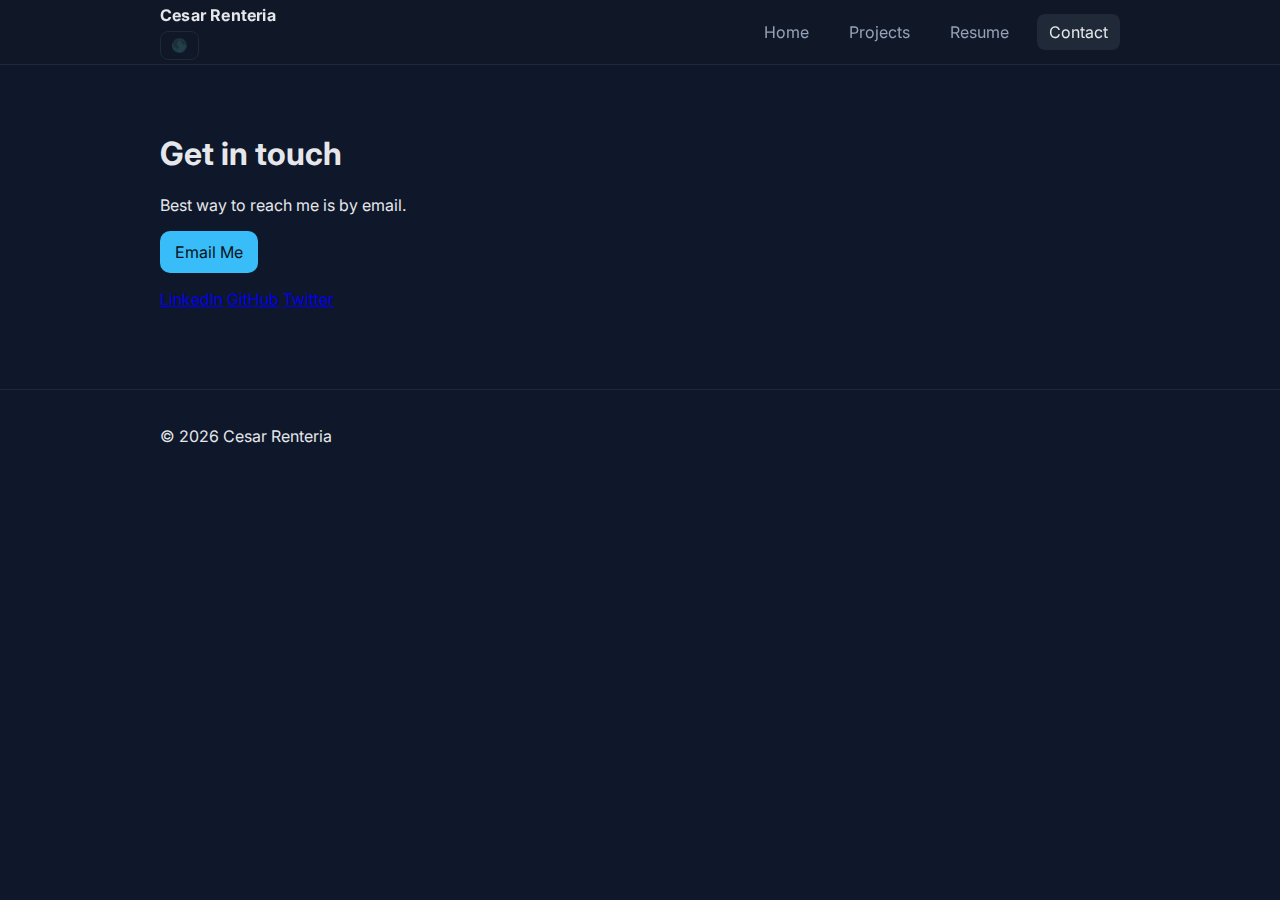
<file: contact.html>
<!doctype html>
<html lang="en">
<head>
  <meta charset="utf-8" />
  <meta name="viewport" content="width=device-width, initial-scale=1" />
  <title>Contact • Cesar Renteria</title>
  <link href="https://fonts.googleapis.com/css2?family=Inter:wght@400;600;700&display=swap" rel="stylesheet">
  <link rel="stylesheet" href="./css/styles.css" />
</head>
<body>
  <header class="site-header">
    <div class="container header-inner">
      <div class="brand">
        <a class="logo" href="./index.html">Cesar Renteria</a>
        <button class="theme-toggle" aria-label="Toggle theme" title="Toggle theme">Theme 🌑</button>
      </div>
      <nav class="nav">
        <button class="nav-toggle" aria-label="Toggle navigation">☰</button>
        <ul class="nav-list">
          <li><a href="./index.html">Home</a></li>
          <li><a href="./projects.html">Projects</a></li>
          <li><a href="./resume.html">Resume</a></li>
          <li><a class="active" href="./contact.html">Contact</a></li>
        </ul>
      </nav>
    </div>
  </header>

  <main class="section">
    <div class="container">
      <h1>Get in touch</h1>
      <p>Best way to reach me is by email.</p>
      <p><a class="btn primary" href="mailto:cesrenteria@gmail.com">Email Me</a></p>
      <div class="links">
        <a href="https://www.linkedin.com/in/cesar-renteria-a609a6249/" target="_blank" rel="noopener">LinkedIn</a>
        <a href="#" target="_blank" rel="noopener">GitHub</a>
        <a href="#" target="_blank" rel="noopener">Twitter</a>
      </div>
    </div>
  </main>

  <footer class="site-footer">
    <div class="container">
      <p>© <span id="year"></span> Cesar Renteria</p>
    </div>
  </footer>

  <script src="./js/main.js"></script>
</body>
</html>
</file>
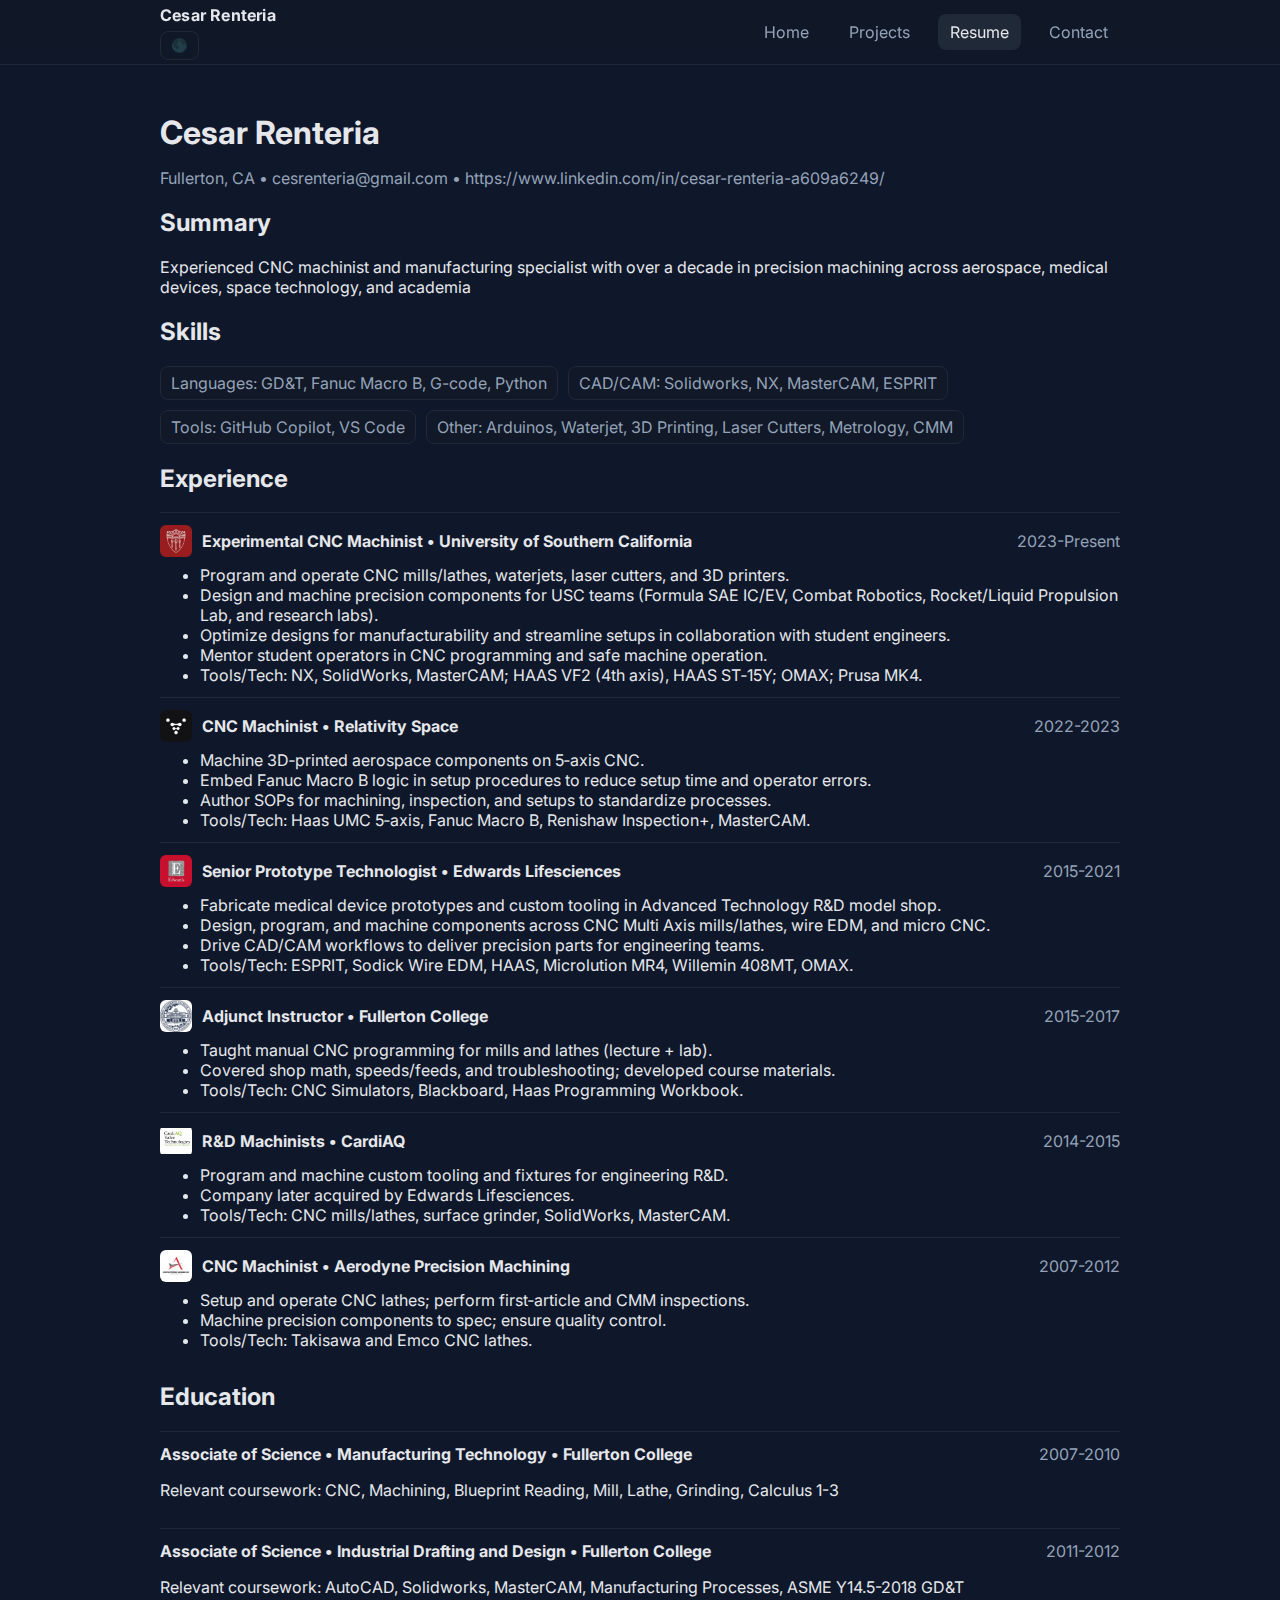
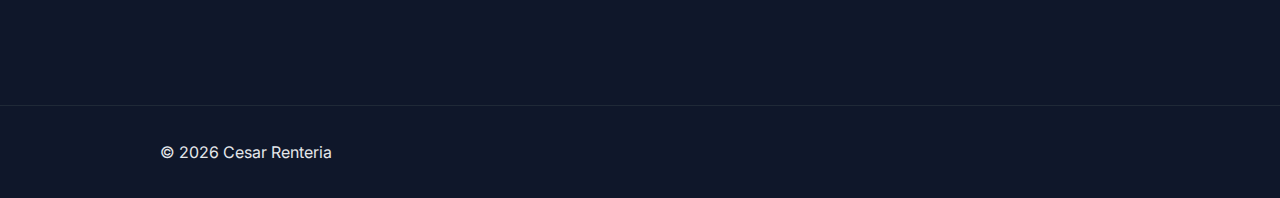
<file: resume.html>
<!doctype html>
<html lang="en">
<head>
  <meta charset="utf-8" />
  <meta name="viewport" content="width=device-width, initial-scale=1" />
  <title>Resume • Cesar Renteria</title>
  <link href="https://fonts.googleapis.com/css2?family=Inter:wght@400;600;700&display=swap" rel="stylesheet">
  <link rel="stylesheet" href="./css/styles.css" />
</head>
<body>
  <header class="site-header">
    <div class="container header-inner">
        <div class="brand">
          <a class="logo" href="./index.html">Cesar Renteria</a>
          <button class="theme-toggle" aria-label="Toggle theme" title="Toggle theme">🌑</button>
        </div>
        <nav class="nav">
        <button class="nav-toggle" aria-label="Toggle navigation">☰</button>
        <ul class="nav-list">
          <li><a href="./index.html">Home</a></li>
          <li><a href="./projects.html">Projects</a></li>
          <li><a class="active" href="./resume.html">Resume</a></li>
          <li><a href="./contact.html">Contact</a></li>
        </ul>
      </nav>
    </div>
  </header>

  <main class="section">
    <div class="container resume">
      <h1>Cesar Renteria</h1>
        <div class="profile-actions">
          <!-- Removed the content-area button -->
        </div>
      <p class="lead">Fullerton, CA • cesrenteria@gmail.com • https://www.linkedin.com/in/cesar-renteria-a609a6249/</p>

      <h2>Summary</h2>
      <p> Experienced CNC machinist and manufacturing specialist with over a decade in precision machining across aerospace, medical devices, space technology, and academia </p>

      <h2>Skills</h2>
      <ul class="skills">
        <li>Languages: GD&T, Fanuc Macro B, G-code, Python</li>
        <li>CAD/CAM: Solidworks, NX, MasterCAM, ESPRIT</li>
        <li>Tools: GitHub Copilot, VS Code</li>
        <li>Other: Arduinos, Waterjet, 3D Printing, Laser Cutters, Metrology, CMM</li>
      </ul>

      <h2>Experience</h2>
      <div class="resume-item">
        <div class="title-row experience">
          <div class="role">
            <img class="company-logo" src="./images/logos/USC_logo.png" alt="USC logo" loading="lazy" onerror="this.style.display='none'">
            <strong>Experimental CNC Machinist • University of Southern California</strong>
          </div>
          <span>2023-Present</span>
        </div>
        <ul>
          <li>Program and operate CNC mills/lathes, waterjets, laser cutters, and 3D printers.</li>
          <li>Design and machine precision components for USC teams (Formula SAE IC/EV, Combat Robotics, Rocket/Liquid Propulsion Lab, and research labs).</li>
          <li>Optimize designs for manufacturability and streamline setups in collaboration with student engineers.</li>
          <li>Mentor student operators in CNC programming and safe machine operation.</li>
          <li>Tools/Tech: NX, SolidWorks, MasterCAM; HAAS VF2 (4th axis), HAAS ST‑15Y; OMAX; Prusa MK4.</li>
        </ul>
      </div>
      <div class="resume-item">
        <div class="title-row experience">
          <div class="role">
            <img class="company-logo" src="./images/logos/relativity_logo.png" alt="Relativity Space logo" loading="lazy" onerror="this.style.display='none'">
            <strong>CNC Machinist • Relativity Space</strong>
          </div>
          <span>2022-2023</span>
        </div>
        <ul>
          <li>Machine 3D‑printed aerospace components on 5‑axis CNC.</li>
          <li>Embed Fanuc Macro B logic in setup procedures to reduce setup time and operator errors.</li>
          <li>Author SOPs for machining, inspection, and setups to standardize processes.</li>
          <li>Tools/Tech: Haas UMC 5‑axis, Fanuc Macro B, Renishaw Inspection+, MasterCAM.</li>
        </ul>
      </div>
      <div class="resume-item">
        <div class="title-row experience">
          <div class="role">
            <img class="company-logo" src="./images/logos/edwards_lifesciences_logo.png" alt="Edwards Lifesciences logo" loading="lazy" onerror="this.style.display='none'">
            <strong>Senior Prototype Technologist • Edwards Lifesciences</strong>
          </div>
          <span>2015-2021</span>
        </div>
        <ul>
          <li>Fabricate medical device prototypes and custom tooling in Advanced Technology R&D model shop.</li>
          <li>Design, program, and machine components across CNC Multi Axis mills/lathes, wire EDM, and micro CNC.</li>
          <li>Drive CAD/CAM workflows to deliver precision parts for engineering teams.</li>
          <li>Tools/Tech: ESPRIT, Sodick Wire EDM, HAAS, Microlution MR4, Willemin 408MT, OMAX.</li>
        </ul>
      </div>
      <div class="resume-item">
        <div class="title-row experience">
          <div class="role">
            <img class="company-logo" src="./images/logos/fullerton_logo.png" alt="Fullerton College logo" loading="lazy" onerror="this.style.display='none'">
            <strong>Adjunct Instructor • Fullerton College</strong>
          </div>
          <span>2015-2017</span>
        </div>
        <ul>
          <li>Taught manual CNC programming for mills and lathes (lecture + lab).</li>
          <li>Covered shop math, speeds/feeds, and troubleshooting; developed course materials.</li>
          <li>Tools/Tech: CNC Simulators, Blackboard, Haas Programming Workbook.</li>
        </ul>
      </div>
      <div class="resume-item">
        <div class="title-row experience">
          <div class="role">
            <img class="company-logo" src="./images/logos/cardiaq_logo.png" alt="CardiAQ logo" loading="lazy" onerror="this.style.display='none'">
            <strong>R&D Machinists • CardiAQ</strong>
          </div>
          <span>2014-2015</span>
        </div>
        <ul>
          <li>Program and machine custom tooling and fixtures for engineering R&D.</li>
          <li>Company later acquired by Edwards Lifesciences.</li>
          <li>Tools/Tech: CNC mills/lathes, surface grinder, SolidWorks, MasterCAM.</li>
        </ul>
      </div>
      <div class="resume-item">
        <div class="title-row experience">
          <div class="role">
            <img class="company-logo" src="./images/logos/aerodyne_logo.png" alt="Aerodyne Precision Machining logo" loading="lazy" onerror="this.style.display='none'">
            <strong>CNC Machinist • Aerodyne Precision Machining</strong>
          </div>
          <span>2007-2012</span>
        </div>
        <ul>
          <li>Setup and operate CNC lathes; perform first‑article and CMM inspections.</li>
          <li>Machine precision components to spec; ensure quality control.</li>
          <li>Tools/Tech: Takisawa and Emco CNC lathes.</li>
        </ul>
      </div>

      <h2>Education</h2>
      <div class="resume-item">
        <div class="title-row">
          <strong>Associate of Science • Manufacturing Technology • Fullerton College</strong>
          <span>2007-2010</span>
        </div>
        <p>Relevant coursework: CNC, Machining, Blueprint Reading, Mill, Lathe, Grinding, Calculus 1-3</p>
      </div>
      <div class="resume-item">
        <div class="title-row">
          <strong>Associate of Science • Industrial Drafting and Design • Fullerton College</strong>
          <span>2011-2012</span>
        </div>
        <p>Relevant coursework: AutoCAD, Solidworks, MasterCAM, Manufacturing Processes, ASME Y14.5-2018 GD&T</p>
      </div>
    </div>
    
  </main>

  <footer class="site-footer">
    <div class="container">
      <p>© <span id="year"></span> Cesar Renteria</p>
    </div>
  </footer>

  <script src="./js/main.js"></script>
</body>
</html>
</file>
<file: css/styles.css>
/* Base */
:root {
  --bg: #0f172a;
  --surface: #111827;
  --text: #e5e7eb;
  --muted: #94a3b8;
  --primary: #38bdf8;
  --border: #1f2937;
  --logo-size: 24px;
  --header-bg: rgba(17,24,39,0.6);
}
/* Light theme overrides */
[data-theme="light"] {
  --bg: #f8fafc;
  --surface: #ffffff;
  --text: #0f172a;
  --muted: #6c7585;
  --primary: #0ea5e9;
  --border: #e2e8f0;
  --header-bg: rgba(255,255,255,0.85);
}
/* Night theme overrides */
[data-theme="night"] {
  --bg: #0a0e1a;
  --surface: #0b1220;
  --text: #e2e8f0;
  --muted: #93a4b8;
  --primary: #60a5fa;
  --border: #0e1828;
  --header-bg: rgba(11,18,32,0.7);
}
* { box-sizing: border-box; }
html, body { margin: 0; padding: 0; }
body { font-family: Inter, system-ui, -apple-system, Segoe UI, Roboto, "Helvetica Neue", Arial; background: var(--bg); color: var(--text); }

/* Layout */
.container { max-width: 1000px; margin: 0 auto; padding: 0 20px; }
.section { padding: 48px 0; }
.lead { color: var(--muted); }
.profile-actions { margin-top: 8px; }

/* Header */
.site-header { border-bottom: 1px solid var(--border); background: var(--header-bg); backdrop-filter: blur(6px); position: sticky; top: 0; z-index: 50; }
.header-inner { display: flex; align-items: center; justify-content: space-between; height: 64px; }
.brand { display: flex; flex-direction: column; gap: 6px; }
.brand .theme-toggle { margin-left: 0; width: fit-content; }
.logo { color: var(--text); text-decoration: none; font-weight: 700; letter-spacing: 0.2px; }
.nav-list { display: flex; gap: 16px; list-style: none; margin: 0; padding: 0; }
.nav-list a { color: var(--muted); text-decoration: none; padding: 8px 12px; border-radius: 8px; }
.nav-list a.active, .nav-list a:hover { color: var(--text); background: var(--border); }
.nav-toggle { display: none; }
.theme-toggle { display: inline-block; margin-left: 8px; background: none; border: 1px solid var(--border); color: var(--muted); border-radius: 8px; padding: 6px 10px; }
.theme-toggle:hover { color: var(--text); background: var(--border); }

/* Hero */
.hero { padding: 32px 0 32px; background: linear-gradient(180deg, rgba(56,189,248,0.12), transparent); }
.hero h1 { font-size: 2.2rem; margin: 0 0 8px; }
.hero-title { display: inline-flex; align-items: center; gap: 22px; }
.avatar { width: 65px; height: 65px; border-radius: 50%; object-fit: cover; object-position: 50% 40%; border: 1px solid var(--border); }
.cta { display: flex; gap: 12px; margin-top: 20px; }

/* Buttons */
.btn { display: inline-block; padding: 10px 14px; border-radius: 10px; border: 1px solid var(--border); color: var(--text); text-decoration: none; background: var(--surface); }
.btn.primary { background: var(--primary); color: #0b1220; border-color: transparent; }
.btn:hover { opacity: 0.95; }

/* Grid */
.grid { display: grid; grid-template-columns: repeat(3, minmax(0, 1fr)); gap: 16px; }
.card { background: var(--surface); border: 1px solid var(--border); border-radius: 12px; padding: 16px; display: flex; flex-direction: column; gap: 10px; }
.card-image { display: block; width: 100%; height: auto; border-radius: 10px; border: 1px solid var(--border); }
.card h3 { margin: 0; font-size: 1.05rem; }
.card h3 a:link, .card h3 a:visited { color: var(--text); text-decoration: none; }
.card h3 a:hover { text-decoration: underline; }
.card a:link, .card a:visited { color: var(--text); }
.card p { margin: 0; color: var(--muted); }
.card .tags { display: flex; flex-wrap: wrap; gap: 8px; }
.tag { font-size: 0.8rem; padding: 4px 8px; border-radius: 100px; background: #0b1220; border: 1px solid var(--border); color: var(--muted); }
.card .actions { margin-top: auto; display: flex; gap: 8px; }

/* Skills */
.skills { display: flex; gap: 10px; flex-wrap: wrap; padding: 0; list-style: none; }
.skills li { padding: 6px 10px; border: 1px solid var(--border); border-radius: 8px; background: var(--surface); color: var(--muted); }

/* Resume */
.resume h1 { margin: 0; }
/* Default flex layout for title rows (used by Education and any row without logos) */
.resume .title-row { display: flex; justify-content: space-between; color: var(--muted); margin-bottom: 4px; }
.resume .title-row:not(.experience) .role { display: flex; align-items: center; gap: 10px; color: var(--text); }
/* Grid layout only for Experience rows with logos */
.resume .title-row.experience { display: grid; grid-template-columns: var(--logo-size) 1fr auto; align-items: center; gap: 10px; color: var(--muted); }
.resume .title-row.experience .role { display: contents; }
.resume .title-row strong { color: var(--text); }
.company-logo { width: var(--logo-size); height: var(--logo-size); border-radius: 6px; object-fit: contain; }
.resume .resume-item { padding: 12px 0; border-top: 1px solid var(--border); }
.resume ul { margin: 8px 0 0; }

/* Footer */
.site-footer { border-top: 1px solid var(--border); padding: 20px 0; margin-top: 32px; }
.site-footer a { color: var(--muted); }

/* Responsive */
@media (max-width: 900px) {
  .grid { grid-template-columns: repeat(2, minmax(0, 1fr)); }
}
@media (max-width: 600px) {
  .grid { grid-template-columns: 1fr; }
  .nav-toggle { display: inline-block; background: none; border: 1px solid var(--border); color: var(--muted); border-radius: 8px; padding: 6px 10px; }
  .theme-toggle { display: inline-block; }
  .nav-list { display: none; position: absolute; right: 20px; top: 64px; background: var(--surface); border: 1px solid var(--border); border-radius: 10px; padding: 10px; }
  .nav-list.open { display: block; }
}

@media (min-width: 900px) {
  :root { --logo-size: 32px; }
}
</file>
